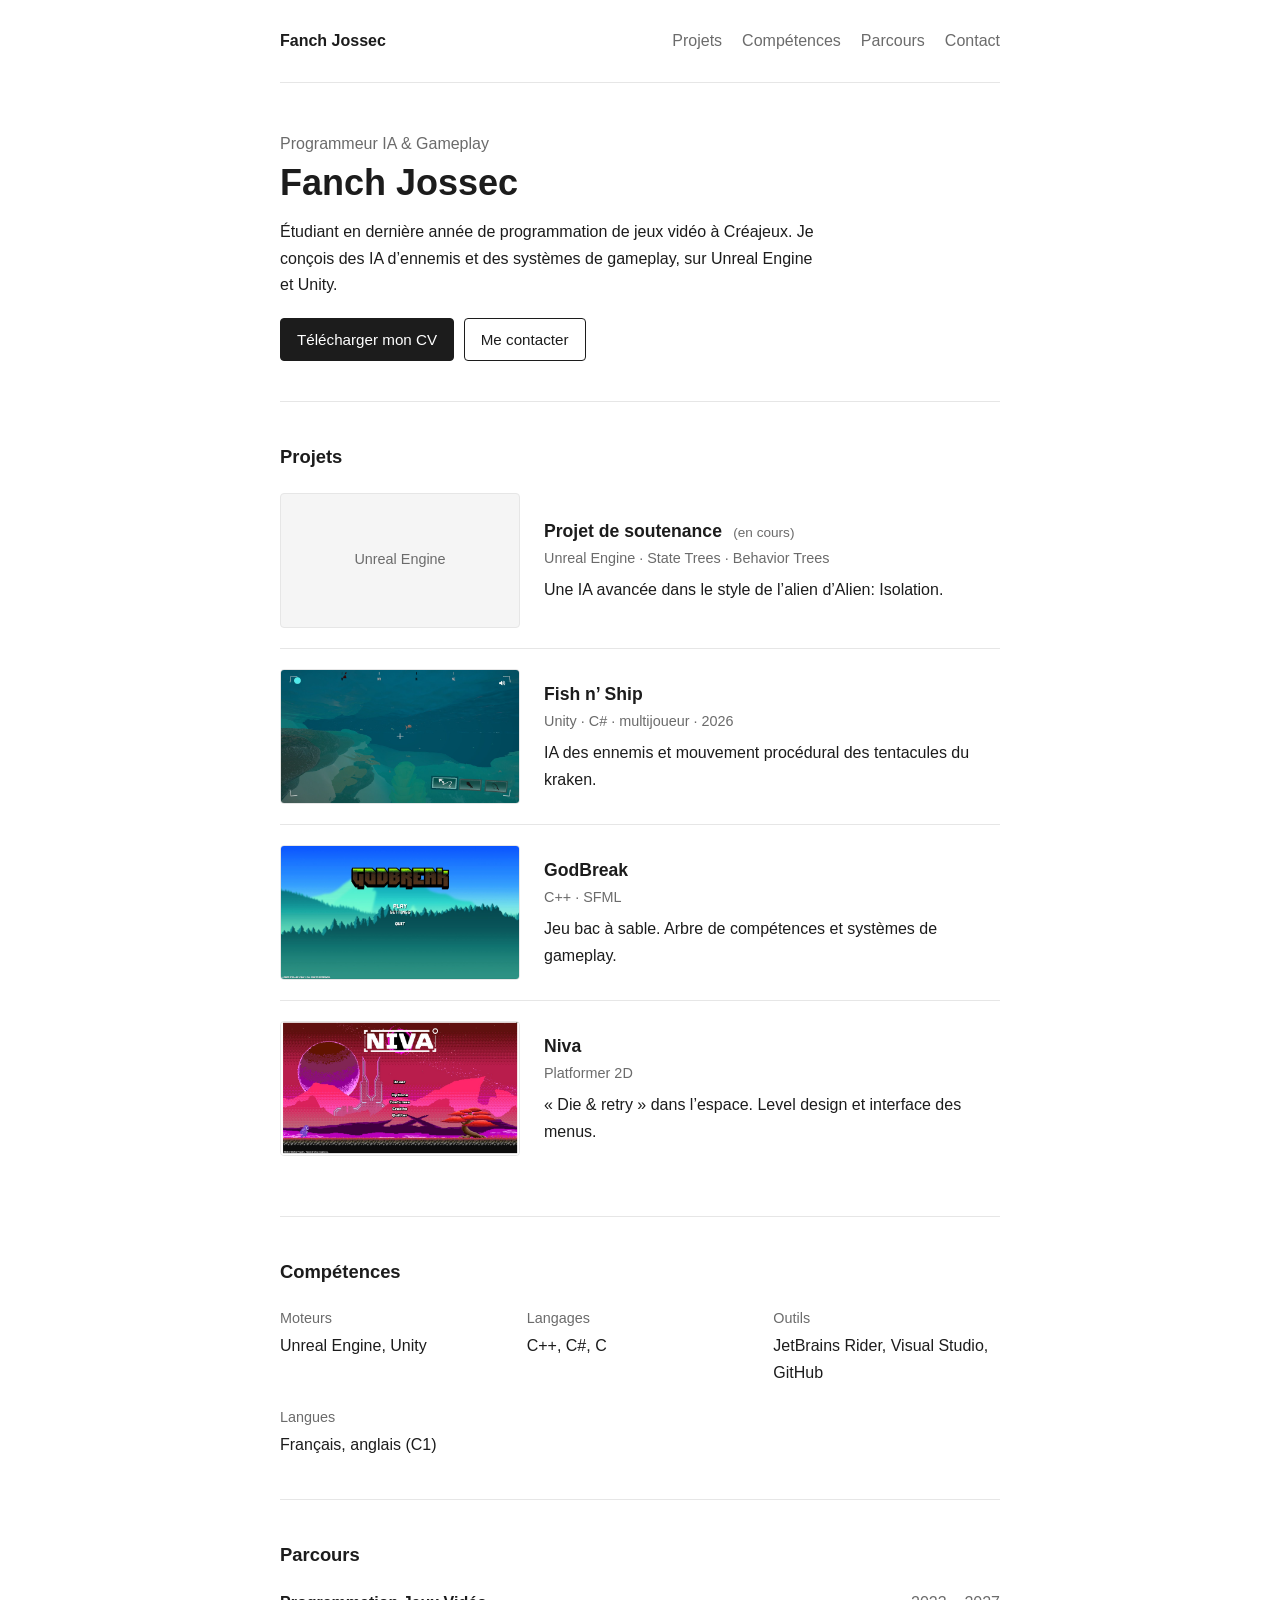
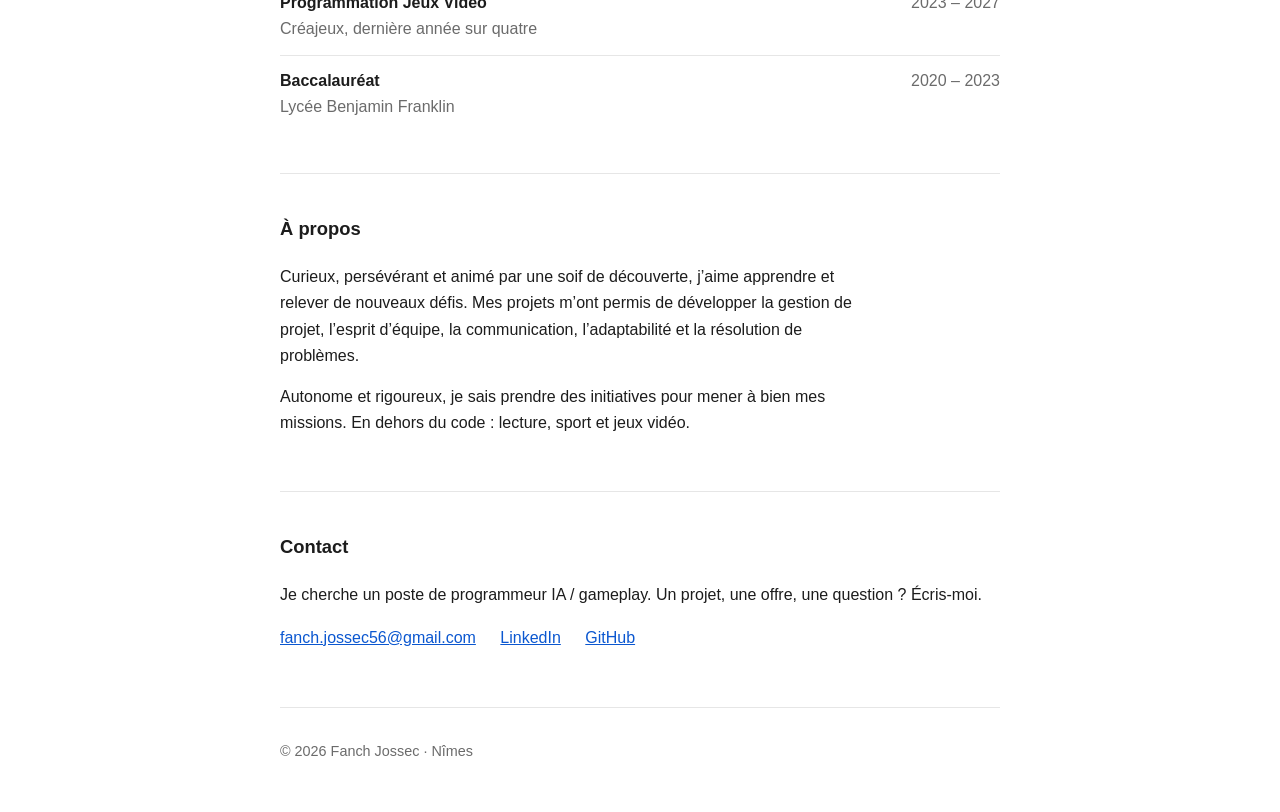
<file: index.html>
<!DOCTYPE html>
<html lang="fr">
<head>
<meta charset="utf-8">
<meta name="viewport" content="width=device-width, initial-scale=1, viewport-fit=cover">
<title>Fanch Jossec – Programmeur IA &amp; Gameplay</title>
<meta name="description" content="Portfolio de Fanch Jossec, programmeur IA et gameplay en dernière année à Créajeux. Unreal Engine, Unity, C++, C#.">
<link rel="stylesheet" href="style.css">
</head>
<body>
<div class="wrap">
  <header class="top">
    <strong>Fanch Jossec</strong>
    <nav><a href="#projets">Projets</a><a href="#competences">Compétences</a><a href="#parcours">Parcours</a><a href="#contact">Contact</a></nav>
  </header>

  <div class="hero">
    <p class="role">Programmeur IA &amp; Gameplay</p>
    <h1>Fanch Jossec</h1>
    <p class="lead">Étudiant en dernière année de programmation de jeux vidéo à Créajeux. Je conçois des IA d’ennemis et des systèmes de gameplay, sur Unreal Engine et Unity.</p>
    <div class="btns">
      <a class="btn main" href="cv.pdf">Télécharger mon CV</a>
      <a class="btn" href="#contact">Me contacter</a>
    </div>
  </div>

  <section id="projets">
    <h2>Projets</h2>

    <a class="proj" href="projet-soutenance.html">
      <div class="thumb"><span>Unreal Engine</span></div>
      <div>
        <h3>Projet de soutenance <span class="tag">(en cours)</span></h3>
        <span class="stack">Unreal Engine · State Trees · Behavior Trees</span>
        <p>Une IA avancée dans le style de l’alien d’Alien: Isolation.</p>
      </div>
    </a>

    <a class="proj" href="projet-fish-n-ship.html">
      <div class="thumb"><img src="images/fish-n-ship-1.jpg" alt="Fish n’ Ship" loading="lazy"></div>
      <div>
        <h3>Fish n’ Ship</h3>
        <span class="stack">Unity · C# · multijoueur · 2026</span>
        <p>IA des ennemis et mouvement procédural des tentacules du kraken.</p>
      </div>
    </a>

    <a class="proj" href="projet-godbreak.html">
      <div class="thumb"><img src="images/godbreak-ecran-titre.jpg" alt="GodBreak" loading="lazy"></div>
      <div>
        <h3>GodBreak</h3>
        <span class="stack">C++ · SFML</span>
        <p>Jeu bac à sable. Arbre de compétences et systèmes de gameplay.</p>
      </div>
    </a>

    <a class="proj" href="projet-niva.html">
      <div class="thumb"><img src="images/niva-ecran-titre.jpg" alt="Niva" loading="lazy"></div>
      <div>
        <h3>Niva</h3>
        <span class="stack">Platformer 2D</span>
        <p>« Die &amp; retry » dans l’espace. Level design et interface des menus.</p>
      </div>
    </a>
  </section>

  <section id="competences">
    <h2>Compétences</h2>
    <div class="cols">
      <div><h3>Moteurs</h3><p>Unreal Engine, Unity</p></div>
      <div><h3>Langages</h3><p>C++, C#, C</p></div>
      <div><h3>Outils</h3><p>JetBrains Rider, Visual Studio, GitHub</p></div>
      <div><h3>Langues</h3><p>Français, anglais (C1)</p></div>
    </div>
  </section>

  <section id="parcours">
    <h2>Parcours</h2>
    <div class="edu"><div><strong>Programmation Jeux Vidéo</strong><br><span>Créajeux, dernière année sur quatre</span></div><span>2023 – 2027</span></div>
    <div class="edu"><div><strong>Baccalauréat</strong><br><span>Lycée Benjamin Franklin</span></div><span>2020 – 2023</span></div>
  </section>

  <section class="about">
    <h2>À propos</h2>
    <p>Curieux, persévérant et animé par une soif de découverte, j’aime apprendre et relever de nouveaux défis. Mes projets m’ont permis de développer la gestion de projet, l’esprit d’équipe, la communication, l’adaptabilité et la résolution de problèmes.</p>
    <p>Autonome et rigoureux, je sais prendre des initiatives pour mener à bien mes missions. En dehors du code : lecture, sport et jeux vidéo.</p>
  </section>

  <section id="contact">
    <h2>Contact</h2>
    <p>Je cherche un poste de programmeur IA / gameplay. Un projet, une offre, une question ? Écris-moi.</p>
    <p class="links">
      <a href="mailto:fanch.jossec56@gmail.com">fanch.jossec56@gmail.com</a>
      <a href="https://www.linkedin.com/in/fanch-jossec-746255350/">LinkedIn</a>
      <a href="https://github.com/DarkeGit">GitHub</a>
    </p>
  </section>

  <footer>
    <span>© 2026 Fanch Jossec · Nîmes</span>
  </footer>
</div>
</body>
</html>
</file>
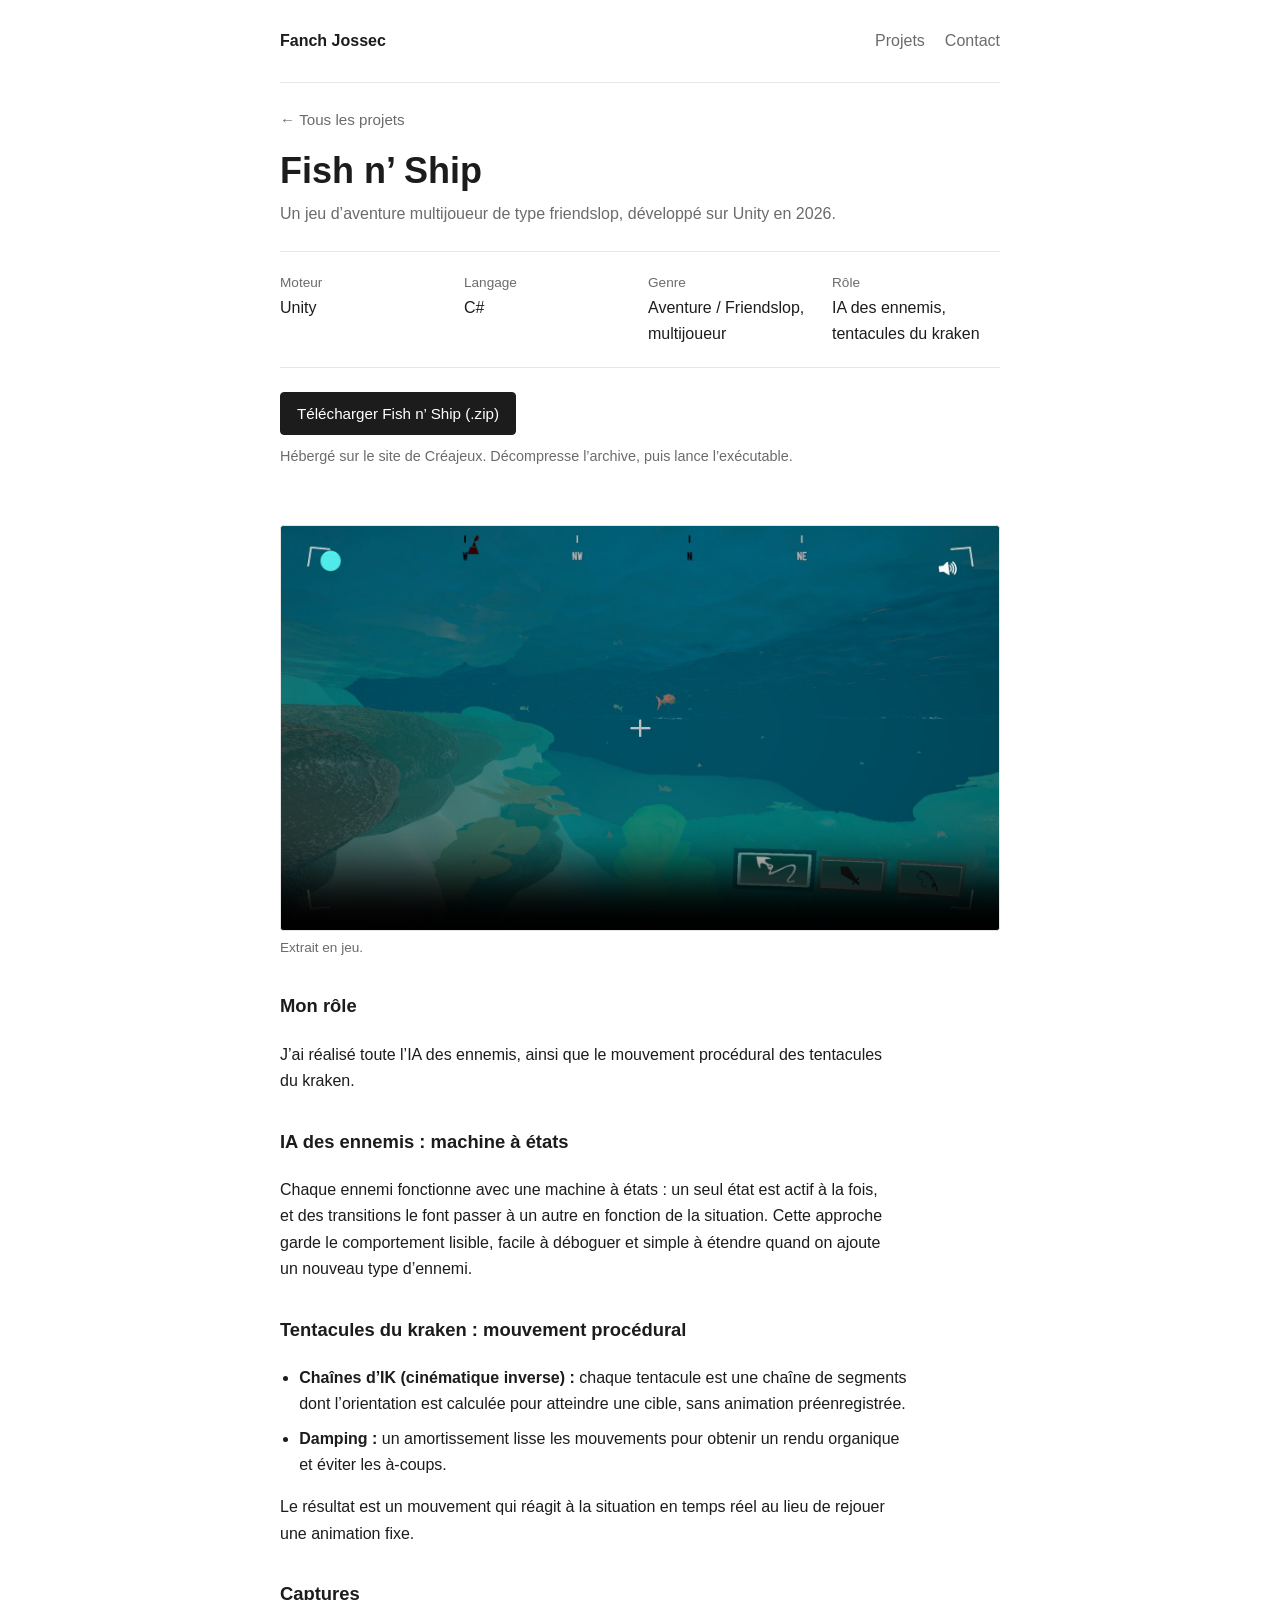
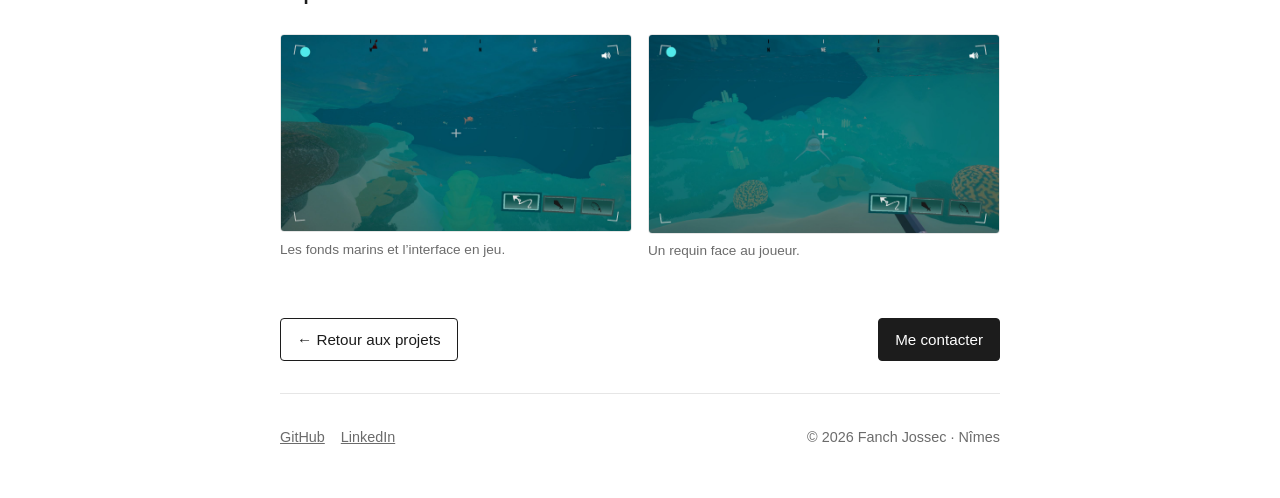
<file: projet-fish-n-ship.html>
<!DOCTYPE html>
<html lang="fr">
<head>
<meta charset="utf-8">
<meta name="viewport" content="width=device-width, initial-scale=1, viewport-fit=cover">
<title>Fish n’ Ship – Fanch Jossec</title>
<meta name="description" content="Un jeu d’aventure multijoueur de type friendslop, développé sur Unity en 2026.">
<link rel="stylesheet" href="style.css">
</head>
<body>
<div class="wrap">
  <header class="top">
    <strong><a href="index.html">Fanch Jossec</a></strong>
    <nav><a href="index.html#projets">Projets</a><a href="index.html#contact">Contact</a></nav>
  </header>
  <a class="back" href="index.html#projets">← Tous les projets</a>
  <div class="phero">
    <h1>Fish n’ Ship</h1>
    <p class="lead">Un jeu d’aventure multijoueur de type friendslop, développé sur Unity en 2026.</p>
  </div>
  <dl class="meta"><div><dt>Moteur</dt><dd>Unity</dd></div><div><dt>Langage</dt><dd>C#</dd></div><div><dt>Genre</dt><dd>Aventure / Friendslop, multijoueur</dd></div><div><dt>Rôle</dt><dd>IA des ennemis, tentacules du kraken</dd></div></dl>
  <div class="dl">
    <a class="btn main" href="https://www.creajeux.fr/download/projets2026/fishnship.zip" rel="noopener">Télécharger Fish n’ Ship (.zip)</a>
    <p>Hébergé sur le site de Créajeux. Décompresse l’archive, puis lance l’exécutable.</p>
  </div>
  <div class="prose">
    <figure class="shot"><video controls playsinline preload="metadata" poster="images/fish-n-ship-1.jpg" width="1280" height="720"><source src="videos/fish-n-ship.mp4" type="video/mp4">Ta navigation ne lit pas la vidéo.</video><figcaption>Extrait en jeu.</figcaption></figure>
    <h2>Mon rôle</h2>
    <p>J’ai réalisé toute l’IA des ennemis, ainsi que le mouvement procédural des tentacules du kraken.</p>
    <h2>IA des ennemis : machine à états</h2>
    <p>Chaque ennemi fonctionne avec une machine à états : un seul état est actif à la fois, et des transitions le font passer à un autre en fonction de la situation. Cette approche garde le comportement lisible, facile à déboguer et simple à étendre quand on ajoute un nouveau type d’ennemi.</p>
    <h2>Tentacules du kraken : mouvement procédural</h2>
    <ul><li><strong>Chaînes d’IK (cinématique inverse) :</strong> chaque tentacule est une chaîne de segments dont l’orientation est calculée pour atteindre une cible, sans animation préenregistrée.</li><li><strong>Damping :</strong> un amortissement lisse les mouvements pour obtenir un rendu organique et éviter les à-coups.</li></ul><p>Le résultat est un mouvement qui réagit à la situation en temps réel au lieu de rejouer une animation fixe.</p>
  <h2>Captures</h2>
    <div class="shots">
      <figure class="shot"><img src="images/fish-n-ship-1.jpg" alt="Fish n’ Ship : un banc de poissons sous l’eau" width="1600" height="900" loading="lazy"><figcaption>Les fonds marins et l’interface en jeu.</figcaption></figure>
      <figure class="shot"><img src="images/fish-n-ship-2.jpg" alt="Fish n’ Ship : un requin face au joueur" width="1600" height="905" loading="lazy"><figcaption>Un requin face au joueur.</figcaption></figure>
    </div>
  </div>
  <div class="pnav">
    <a class="btn" href="index.html#projets">← Retour aux projets</a>
    <a class="btn main" href="index.html#contact">Me contacter</a>
  </div>
  <footer>
    <div><a href="https://github.com/DarkeGit">GitHub</a><a href="https://www.linkedin.com/in/fanch-jossec-746255350/">LinkedIn</a></div>
    <span>© 2026 Fanch Jossec · Nîmes</span>
  </footer>
</div>
</body>
</html>
</file>
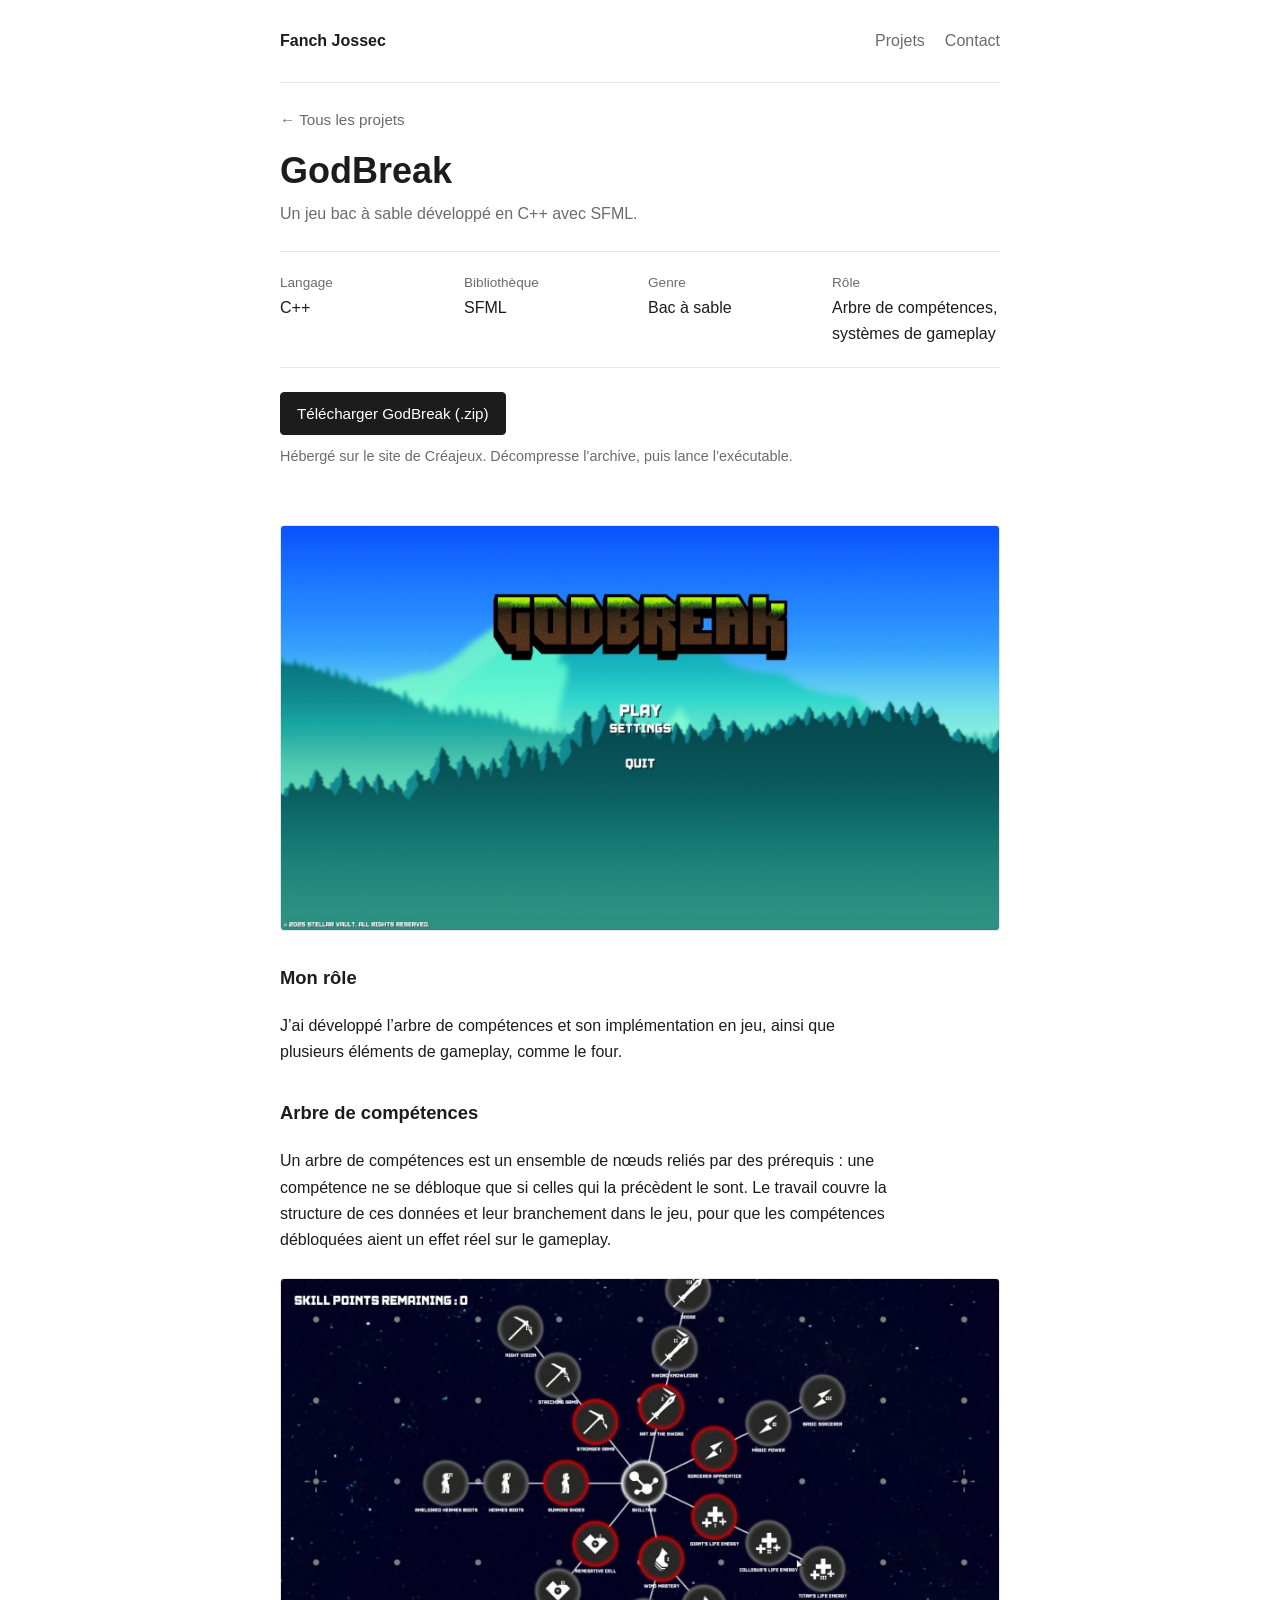
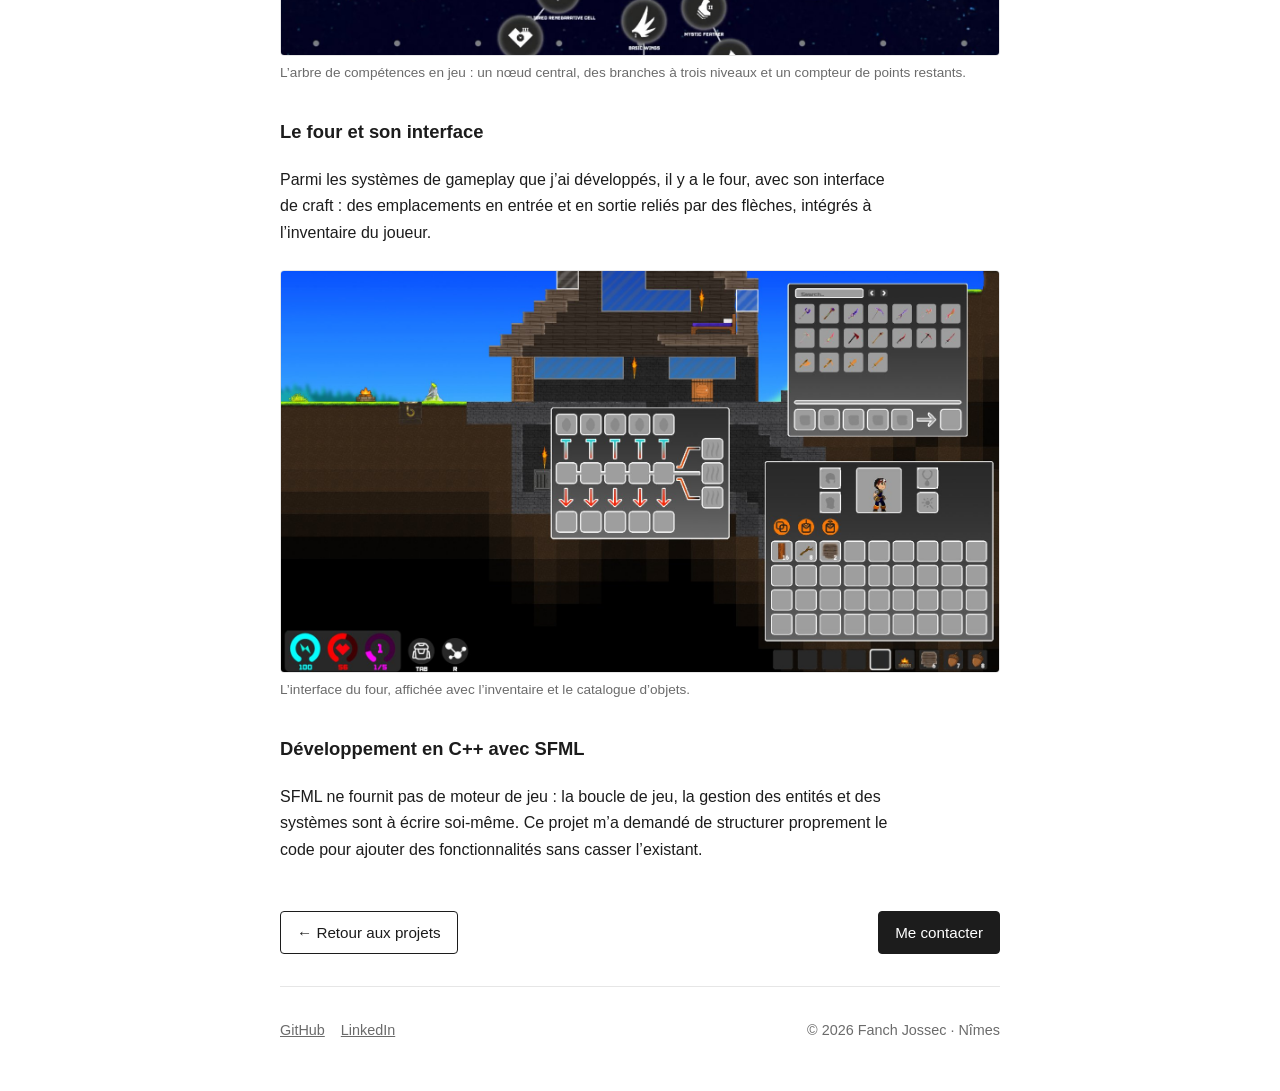
<file: projet-godbreak.html>
<!DOCTYPE html>
<html lang="fr">
<head>
<meta charset="utf-8">
<meta name="viewport" content="width=device-width, initial-scale=1, viewport-fit=cover">
<title>GodBreak – Fanch Jossec</title>
<meta name="description" content="Un jeu bac à sable développé en C++ avec SFML.">
<link rel="stylesheet" href="style.css">
</head>
<body>
<div class="wrap">
  <header class="top">
    <strong><a href="index.html">Fanch Jossec</a></strong>
    <nav><a href="index.html#projets">Projets</a><a href="index.html#contact">Contact</a></nav>
  </header>
  <a class="back" href="index.html#projets">← Tous les projets</a>
  <div class="phero">
    <h1>GodBreak</h1>
    <p class="lead">Un jeu bac à sable développé en C++ avec SFML.</p>
  </div>
  <dl class="meta"><div><dt>Langage</dt><dd>C++</dd></div><div><dt>Bibliothèque</dt><dd>SFML</dd></div><div><dt>Genre</dt><dd>Bac à sable</dd></div><div><dt>Rôle</dt><dd>Arbre de compétences, systèmes de gameplay</dd></div></dl>
  <div class="dl">
    <a class="btn main" href="https://www.creajeux.fr/download/projets2025/godbreak.zip" rel="noopener">Télécharger GodBreak (.zip)</a>
    <p>Hébergé sur le site de Créajeux. Décompresse l’archive, puis lance l’exécutable.</p>
  </div>
  <div class="prose">
    <figure class="shot"><img src="images/godbreak-ecran-titre.jpg" alt="Écran titre de GodBreak" width="1600" height="900"></figure>
    <h2>Mon rôle</h2>
    <p>J’ai développé l’arbre de compétences et son implémentation en jeu, ainsi que plusieurs éléments de gameplay, comme le four.</p>
    <h2>Arbre de compétences</h2>
    <p>Un arbre de compétences est un ensemble de nœuds reliés par des prérequis : une compétence ne se débloque que si celles qui la précèdent le sont. Le travail couvre la structure de ces données et leur branchement dans le jeu, pour que les compétences débloquées aient un effet réel sur le gameplay.</p>
    <figure class="shot"><img src="images/godbreak-skilltree.jpg" alt="Arbre de compétences de GodBreak" width="1600" height="838" loading="lazy"><figcaption>L’arbre de compétences en jeu : un nœud central, des branches à trois niveaux et un compteur de points restants.</figcaption></figure>
    <h2>Le four et son interface</h2>
    <p>Parmi les systèmes de gameplay que j’ai développés, il y a le four, avec son interface de craft : des emplacements en entrée et en sortie reliés par des flèches, intégrés à l’inventaire du joueur.</p>
    <figure class="shot"><img src="images/godbreak-four.jpg" alt="Interface du four de GodBreak, avec l’inventaire du joueur" width="1600" height="893" loading="lazy"><figcaption>L’interface du four, affichée avec l’inventaire et le catalogue d’objets.</figcaption></figure>
    <h2>Développement en C++ avec SFML</h2>
    <p>SFML ne fournit pas de moteur de jeu : la boucle de jeu, la gestion des entités et des systèmes sont à écrire soi-même. Ce projet m’a demandé de structurer proprement le code pour ajouter des fonctionnalités sans casser l’existant.</p>
  </div>
  <div class="pnav">
    <a class="btn" href="index.html#projets">← Retour aux projets</a>
    <a class="btn main" href="index.html#contact">Me contacter</a>
  </div>
  <footer>
    <div><a href="https://github.com/DarkeGit">GitHub</a><a href="https://www.linkedin.com/in/fanch-jossec-746255350/">LinkedIn</a></div>
    <span>© 2026 Fanch Jossec · Nîmes</span>
  </footer>
</div>
</body>
</html>
</file>
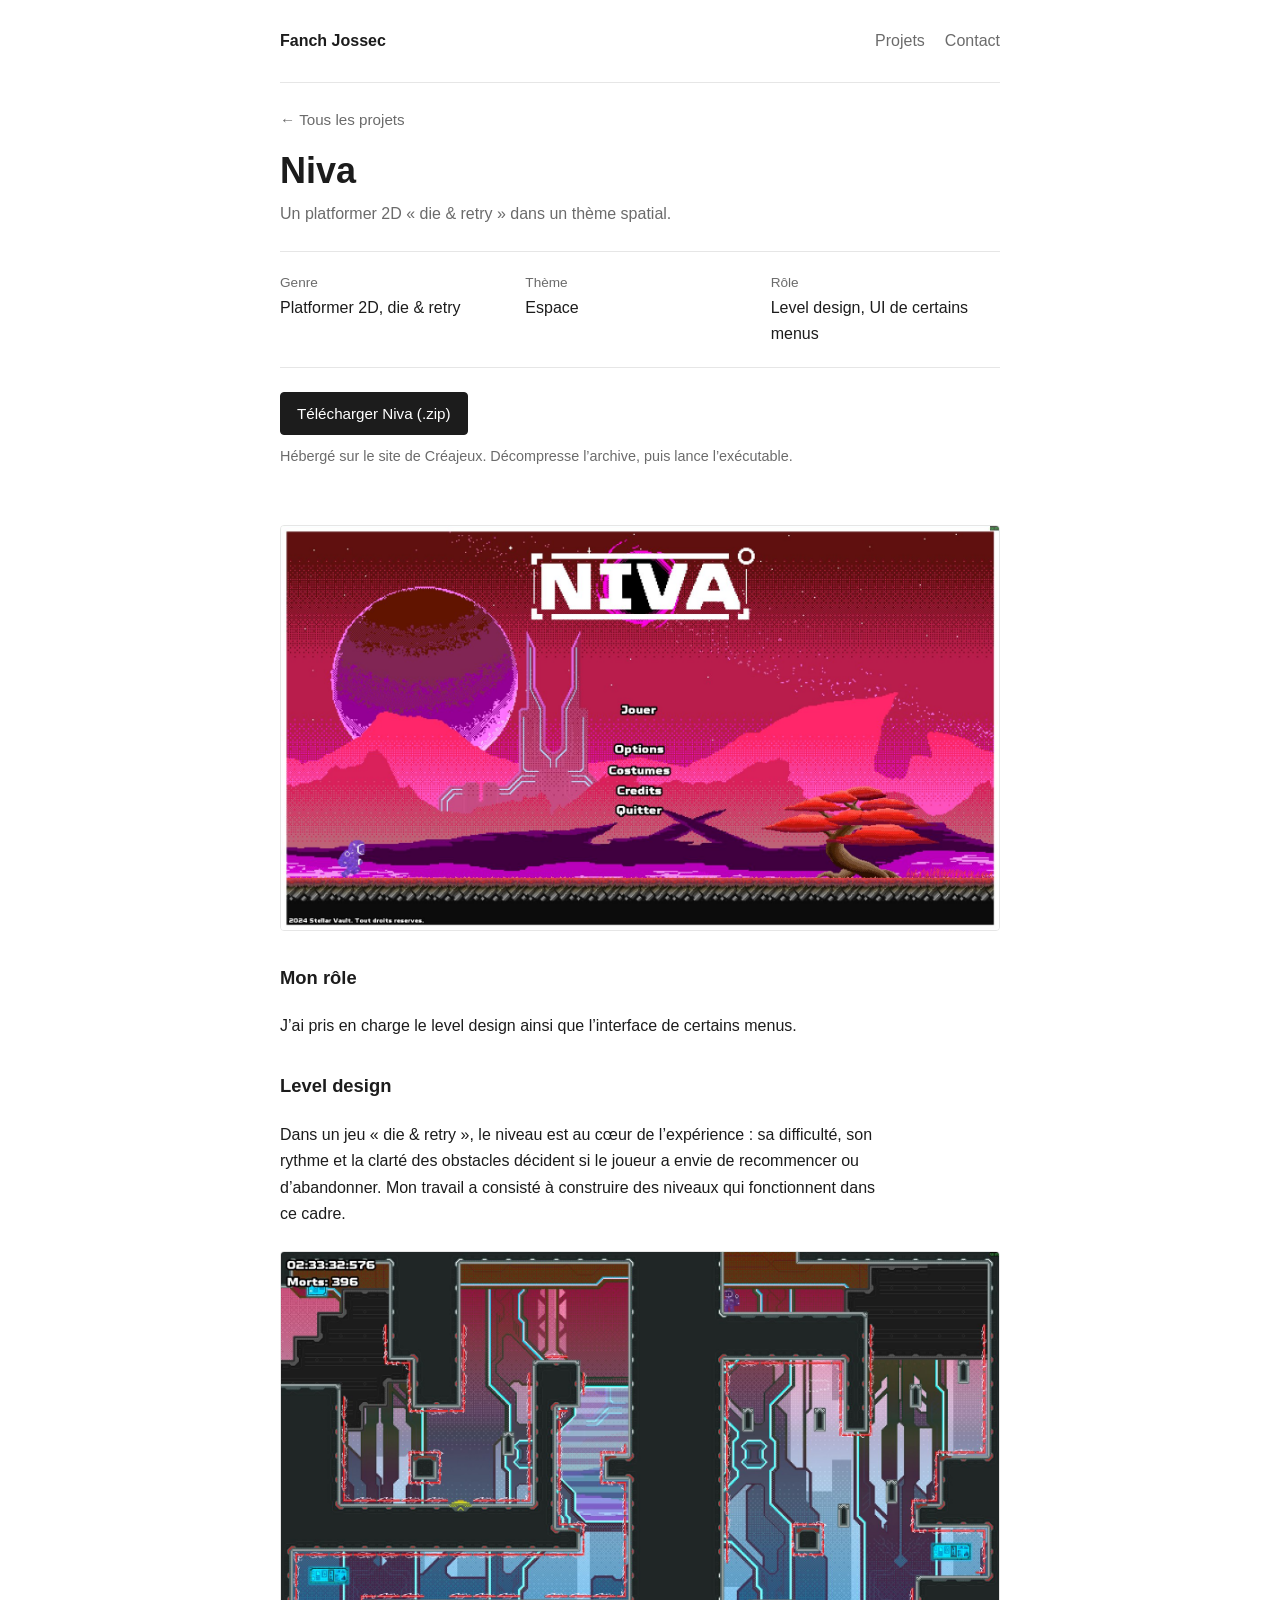
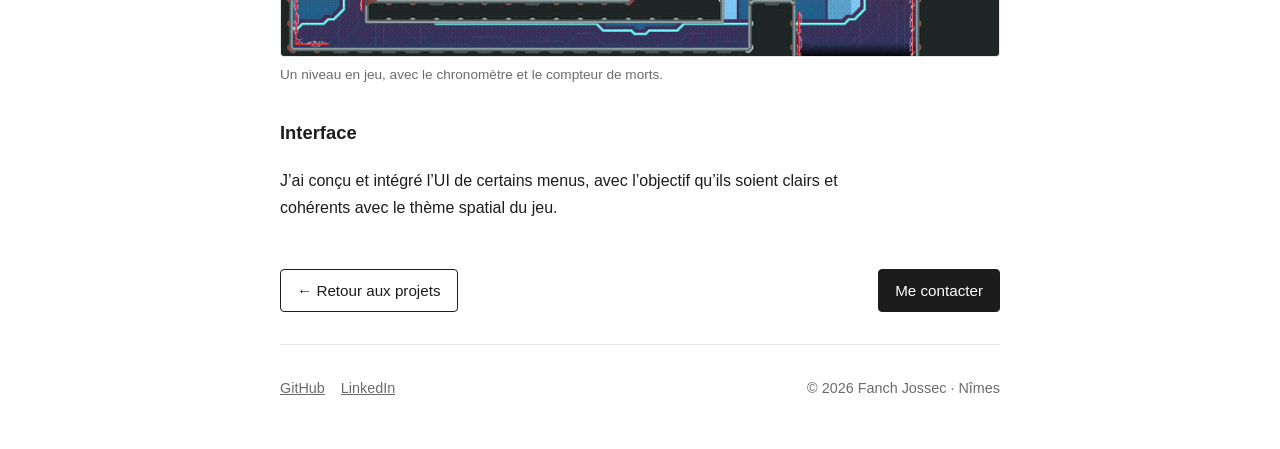
<file: projet-niva.html>
<!DOCTYPE html>
<html lang="fr">
<head>
<meta charset="utf-8">
<meta name="viewport" content="width=device-width, initial-scale=1, viewport-fit=cover">
<title>Niva – Fanch Jossec</title>
<meta name="description" content="Un platformer 2D « die & retry » dans un thème spatial.">
<link rel="stylesheet" href="style.css">
</head>
<body>
<div class="wrap">
  <header class="top">
    <strong><a href="index.html">Fanch Jossec</a></strong>
    <nav><a href="index.html#projets">Projets</a><a href="index.html#contact">Contact</a></nav>
  </header>
  <a class="back" href="index.html#projets">← Tous les projets</a>
  <div class="phero">
    <h1>Niva</h1>
    <p class="lead">Un platformer 2D « die & retry » dans un thème spatial.</p>
  </div>
  <dl class="meta"><div><dt>Genre</dt><dd>Platformer 2D, die & retry</dd></div><div><dt>Thème</dt><dd>Espace</dd></div><div><dt>Rôle</dt><dd>Level design, UI de certains menus</dd></div></dl>
  <div class="dl">
    <a class="btn main" href="https://www.creajeux.fr/download/projets2024/Niva.zip" rel="noopener">Télécharger Niva (.zip)</a>
    <p>Hébergé sur le site de Créajeux. Décompresse l’archive, puis lance l’exécutable.</p>
  </div>
  <div class="prose">
    <figure class="shot"><img src="images/niva-ecran-titre.jpg" alt="Écran titre de Niva" width="1600" height="900"></figure>
    <h2>Mon rôle</h2>
    <p>J’ai pris en charge le level design ainsi que l’interface de certains menus.</p>
    <h2>Level design</h2>
    <p>Dans un jeu « die &amp; retry », le niveau est au cœur de l’expérience : sa difficulté, son rythme et la clarté des obstacles décident si le joueur a envie de recommencer ou d’abandonner. Mon travail a consisté à construire des niveaux qui fonctionnent dans ce cadre.</p>
    <figure class="shot"><img src="images/niva-niveau.jpg" alt="Un niveau de Niva avec le chronomètre et le compteur de morts" width="1600" height="900" loading="lazy"><figcaption>Un niveau en jeu, avec le chronomètre et le compteur de morts.</figcaption></figure>
    <h2>Interface</h2>
    <p>J’ai conçu et intégré l’UI de certains menus, avec l’objectif qu’ils soient clairs et cohérents avec le thème spatial du jeu.</p>
  </div>
  <div class="pnav">
    <a class="btn" href="index.html#projets">← Retour aux projets</a>
    <a class="btn main" href="index.html#contact">Me contacter</a>
  </div>
  <footer>
    <div><a href="https://github.com/DarkeGit">GitHub</a><a href="https://www.linkedin.com/in/fanch-jossec-746255350/">LinkedIn</a></div>
    <span>© 2026 Fanch Jossec · Nîmes</span>
  </footer>
</div>
</body>
</html>
</file>
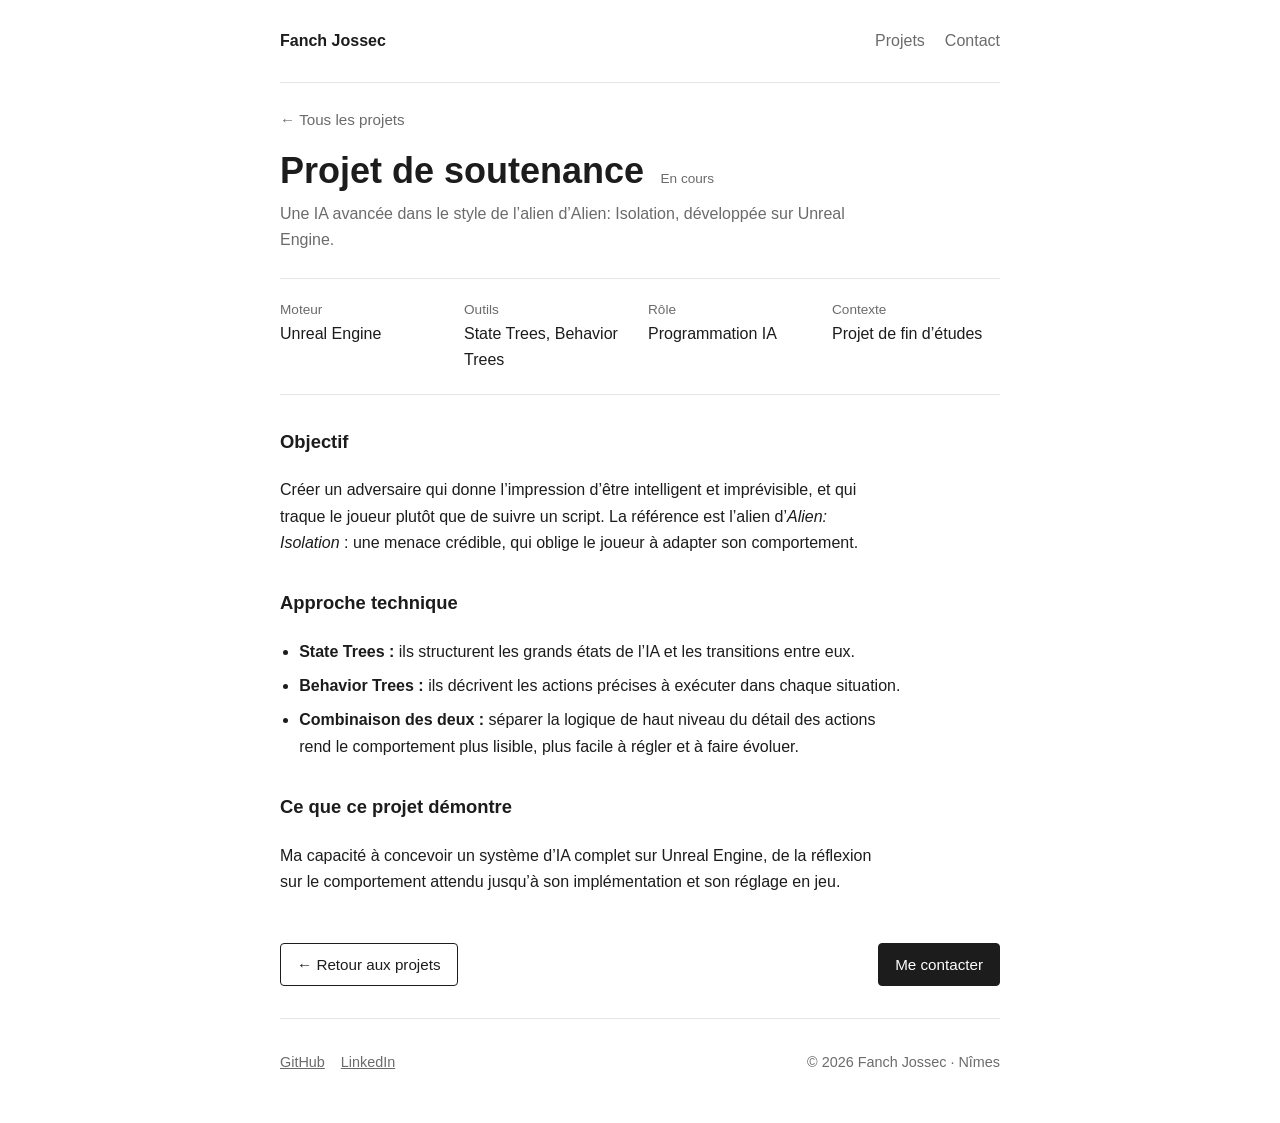
<file: projet-soutenance.html>
<!DOCTYPE html>
<html lang="fr">
<head>
<meta charset="utf-8">
<meta name="viewport" content="width=device-width, initial-scale=1, viewport-fit=cover">
<title>Projet de soutenance – Fanch Jossec</title>
<meta name="description" content="Une IA avancée dans le style de l’alien d’Alien: Isolation, développée sur Unreal Engine.">
<link rel="stylesheet" href="style.css">
</head>
<body>
<div class="wrap">
  <header class="top">
    <strong><a href="index.html">Fanch Jossec</a></strong>
    <nav><a href="index.html#projets">Projets</a><a href="index.html#contact">Contact</a></nav>
  </header>
  <a class="back" href="index.html#projets">← Tous les projets</a>
  <div class="phero">
    <h1>Projet de soutenance <span class="tag">En cours</span></h1>
    <p class="lead">Une IA avancée dans le style de l’alien d’Alien: Isolation, développée sur Unreal Engine.</p>
  </div>
  <dl class="meta"><div><dt>Moteur</dt><dd>Unreal Engine</dd></div><div><dt>Outils</dt><dd>State Trees, Behavior Trees</dd></div><div><dt>Rôle</dt><dd>Programmation IA</dd></div><div><dt>Contexte</dt><dd>Projet de fin d’études</dd></div></dl>
  <div class="prose">
    <!-- Pour ajouter une capture : mets l’image dans le dossier "images" puis décommente :
    <figure class="shot"><img src="images/soutenance.png" alt="Capture de Projet de soutenance"><figcaption>Légende</figcaption></figure>
    -->
    <h2>Objectif</h2>
    <p>Créer un adversaire qui donne l’impression d’être intelligent et imprévisible, et qui traque le joueur plutôt que de suivre un script. La référence est l’alien d’<em>Alien: Isolation</em> : une menace crédible, qui oblige le joueur à adapter son comportement.</p>
    <h2>Approche technique</h2>
    <ul><li><strong>State Trees :</strong> ils structurent les grands états de l’IA et les transitions entre eux.</li><li><strong>Behavior Trees :</strong> ils décrivent les actions précises à exécuter dans chaque situation.</li><li><strong>Combinaison des deux :</strong> séparer la logique de haut niveau du détail des actions rend le comportement plus lisible, plus facile à régler et à faire évoluer.</li></ul>
    <h2>Ce que ce projet démontre</h2>
    <p>Ma capacité à concevoir un système d’IA complet sur Unreal Engine, de la réflexion sur le comportement attendu jusqu’à son implémentation et son réglage en jeu.</p>
  </div>
  <div class="pnav">
    <a class="btn" href="index.html#projets">← Retour aux projets</a>
    <a class="btn main" href="index.html#contact">Me contacter</a>
  </div>
  <footer>
    <div><a href="https://github.com/DarkeGit">GitHub</a><a href="https://www.linkedin.com/in/fanch-jossec-746255350/">LinkedIn</a></div>
    <span>© 2026 Fanch Jossec · Nîmes</span>
  </footer>
</div>
</body>
</html>
</file>
<file: style.css>
:root{
  --bg:#ffffff; --ink:#1c1c1c; --muted:#6b6b6b; --line:#e6e6e6; --link:#0b57d0; --soft:#f5f5f5;
  box-sizing:border-box; padding-top:env(safe-area-inset-top,0px); padding-bottom:env(safe-area-inset-bottom,0px);
}
@media (prefers-color-scheme:dark){
  :root:not([data-theme="light"]){--bg:#161616;--ink:#ececec;--muted:#9a9a9a;--line:#2e2e2e;--link:#8ab4f8;--soft:#222}
}
:root[data-theme="dark"]{--bg:#161616;--ink:#ececec;--muted:#9a9a9a;--line:#2e2e2e;--link:#8ab4f8;--soft:#222}
html{scroll-padding-top:env(safe-area-inset-top,0px);scroll-behavior:smooth}
*{box-sizing:border-box}
body{margin:0;background:var(--bg);color:var(--ink);font-family:-apple-system,BlinkMacSystemFont,"Segoe UI",Roboto,Helvetica,Arial,sans-serif;line-height:1.65;font-size:1rem}
a{color:var(--link)}
a:focus-visible{outline:2px solid var(--link);outline-offset:3px}
img,video{max-width:100%;height:auto}
.wrap{max-width:760px;margin:0 auto;padding:0 1.25rem}

header.top{display:flex;justify-content:space-between;align-items:baseline;gap:1rem;padding:1.75rem 0;flex-wrap:wrap;border-bottom:1px solid var(--line)}
header.top strong a,header.top strong{color:var(--ink);text-decoration:none;font-weight:600}
header.top nav a{color:var(--muted);text-decoration:none;margin-left:1.25rem}
header.top nav a:hover{color:var(--ink)}

.hero{padding:3rem 0 2.5rem}
.hero .role{color:var(--muted);margin:0 0 .25rem}
.hero h1{font-size:2.25rem;line-height:1.15;font-weight:600;margin:0 0 1rem}
.hero p.lead{max-width:34rem;margin:0 0 1.25rem}

.btns{display:flex;gap:.6rem;flex-wrap:wrap}
.btn{display:inline-block;padding:.5rem 1rem;border-radius:4px;border:1px solid var(--ink);color:var(--ink);text-decoration:none;font-size:.95rem}
.btn:hover{background:var(--soft)}
.btn.main{background:var(--ink);color:var(--bg)}
.btn.main:hover{opacity:.85}

section{padding:2.5rem 0;border-top:1px solid var(--line)}
h2{font-size:1.15rem;font-weight:600;margin:0 0 1.25rem}

/* liste de projets : image à côté du nom */
a.proj{display:grid;grid-template-columns:240px 1fr;gap:1.5rem;align-items:center;text-decoration:none;color:inherit;padding:1.25rem 0;border-top:1px solid var(--line)}
a.proj:first-of-type{border-top:0;padding-top:0}
a.proj .thumb{aspect-ratio:16/9;border-radius:4px;overflow:hidden;background:var(--soft);border:1px solid var(--line);display:flex;align-items:center;justify-content:center;color:var(--muted);font-size:.9rem}
a.proj .thumb img{width:100%;height:100%;object-fit:cover;display:block}
a.proj h3{margin:0;font-size:1.1rem;font-weight:600}
a.proj:hover h3{color:var(--link);text-decoration:underline;text-underline-offset:3px}
a.proj .stack{display:block;color:var(--muted);font-size:.9rem;margin:.1rem 0 .4rem}
a.proj p{margin:0}
.tag{color:var(--muted);font-size:.85rem;font-weight:400;margin-left:.4rem}

.cols{display:grid;grid-template-columns:repeat(auto-fit,minmax(170px,1fr));gap:1.25rem}
.cols h3{font-size:.9rem;color:var(--muted);font-weight:400;margin:0 0 .15rem}
.cols p{margin:0}
.edu{display:flex;justify-content:space-between;gap:1rem;flex-wrap:wrap;padding:.75rem 0;border-top:1px solid var(--line)}
.edu:first-of-type{border-top:0;padding-top:0}
.edu span{color:var(--muted)}
.about p{max-width:36rem;margin:0 0 .9rem}
.links a{margin-right:1.25rem}

footer{padding:2rem 0 3rem;color:var(--muted);font-size:.9rem;display:flex;justify-content:space-between;flex-wrap:wrap;gap:1rem;border-top:1px solid var(--line)}
footer a{margin-right:1rem;color:var(--muted)}

/* pages projet */
.back{display:inline-block;margin:1.5rem 0 0;color:var(--muted);text-decoration:none;font-size:.95rem}
.back:hover{color:var(--ink)}
.phero{padding:1rem 0 1.5rem}
.phero h1{font-size:2.25rem;line-height:1.15;font-weight:600;margin:0 0 .6rem}
.phero .lead{color:var(--muted);margin:0;max-width:36rem}
.meta{display:grid;grid-template-columns:repeat(auto-fit,minmax(160px,1fr));gap:1rem;padding:1.25rem 0;margin:0;border-top:1px solid var(--line);border-bottom:1px solid var(--line)}
.meta dt{font-size:.85rem;color:var(--muted);margin:0}
.meta dd{margin:0}
.dl{padding:1.5rem 0 0}
.dl p{margin:.6rem 0 0;color:var(--muted);font-size:.9rem}
.prose{padding:2rem 0 .5rem}
.prose h2{margin-top:2rem}
.prose h2:first-child{margin-top:0}
.prose p,.prose li{max-width:38rem}
.prose ul{padding-left:1.2rem}
.prose li{margin-bottom:.5rem}
.shot{margin:1.5rem 0}
.shot img,.shot video{width:100%;border-radius:4px;border:1px solid var(--line);display:block;background:#000}
.shot figcaption{color:var(--muted);font-size:.85rem;margin-top:.4rem}
.shots{display:grid;grid-template-columns:repeat(auto-fit,minmax(260px,1fr));gap:1rem;margin:1.5rem 0}
.shots .shot{margin:0}
.pnav{display:flex;justify-content:space-between;gap:1rem;flex-wrap:wrap;padding:1.5rem 0 2rem}

@media (max-width:600px){
  a.proj{grid-template-columns:1fr;gap:.75rem}
  .hero h1,.phero h1{font-size:1.9rem}
}
@media (prefers-reduced-motion:reduce){html{scroll-behavior:auto}}
</file>
